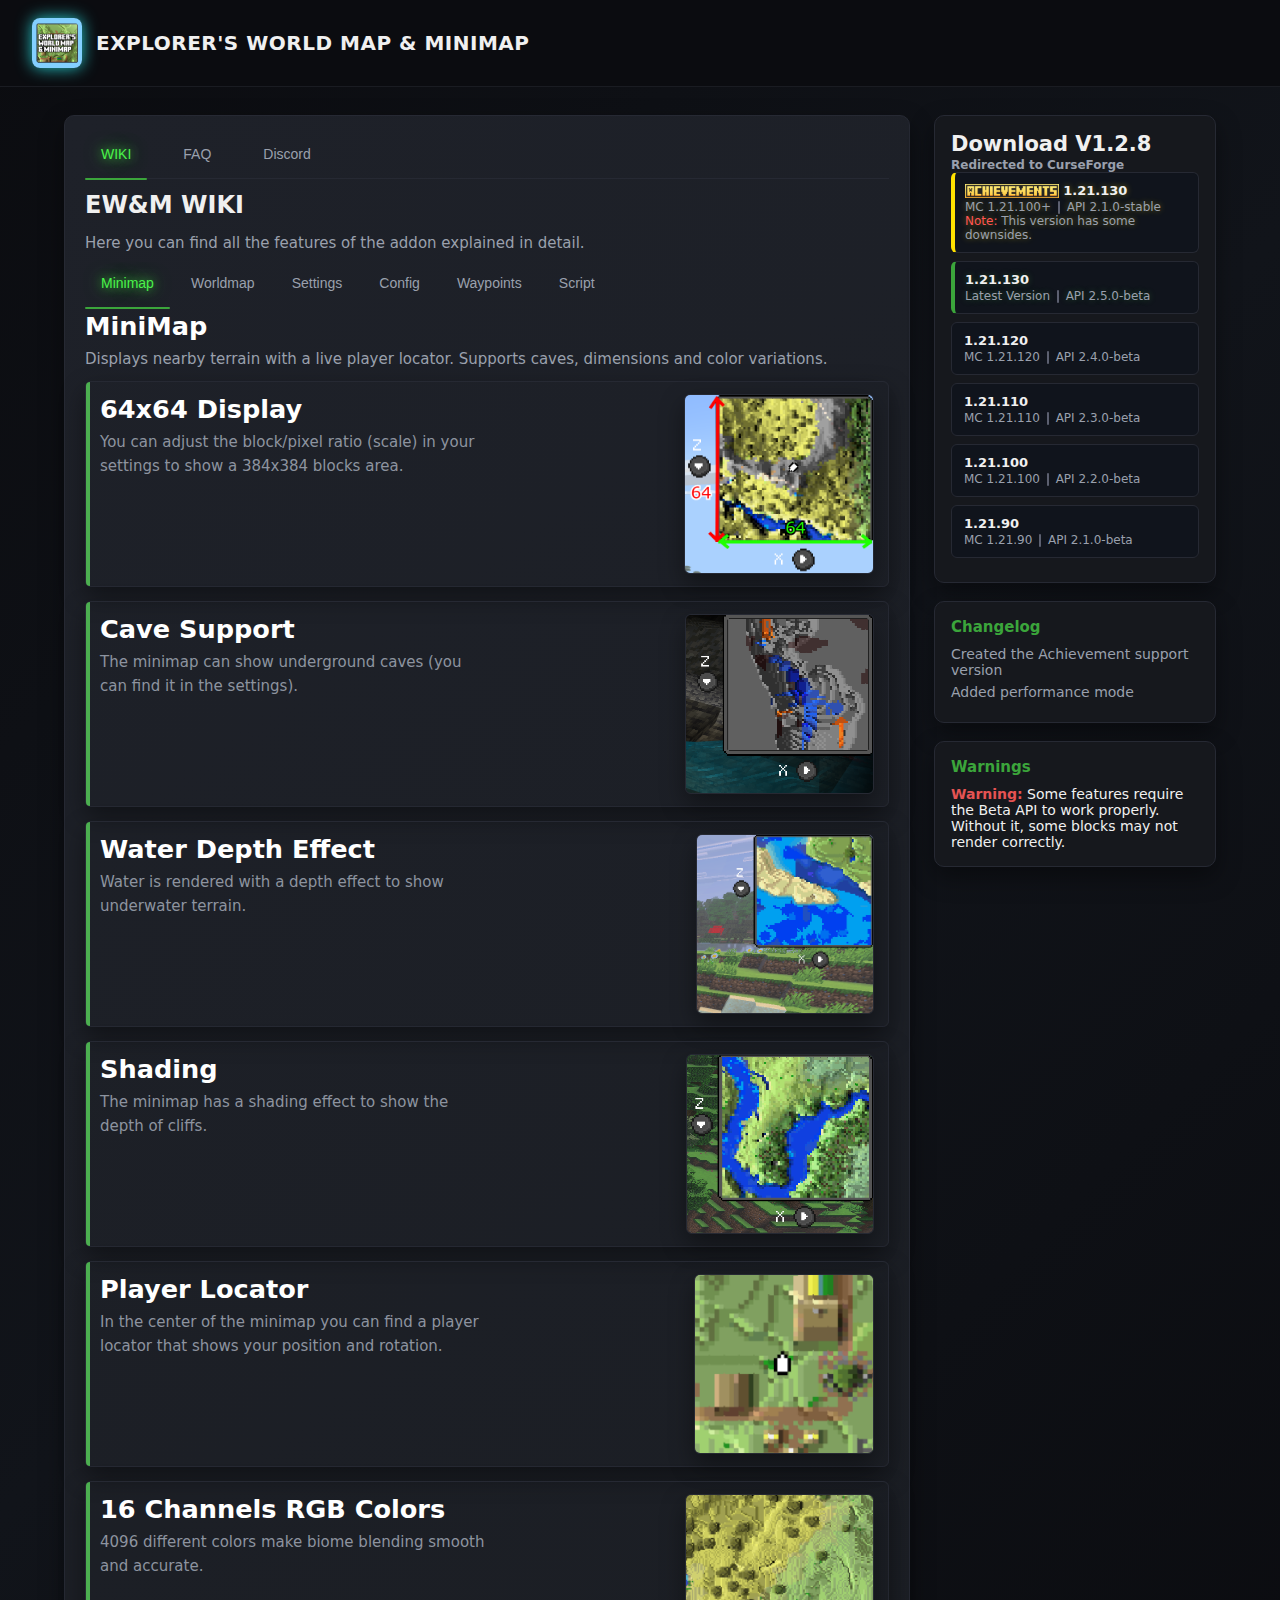
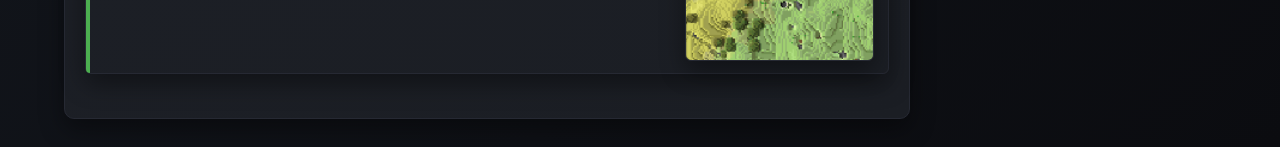
<file: docs/index.html>
<!DOCTYPE html>
<html lang="it">

<head>
    <meta charset="UTF-8" />
    <title>EW&M - Wiki</title>
    <meta name="viewport" content="width=device-width, initial-scale=1.0" />
    <link rel="stylesheet" href="style.css" />

</head>

<body>

    <header>
        <div class="logo-icon"></div>
        <div class="header-title">EXPLORER'S WORLD MAP & MINIMAP</div>
        <button class="download-btn" onclick="location.href='#downloads'">
            DOWNLOAD
        </button>

    </header>

    <div class="page">

        <main class="content-card">

            <div class="tab-nav">
                <button class="tab-btn active" data-tab="overview">WIKI</button>
                <button class="tab-btn" data-tab="faq">FAQ</button>
                <button class="tab-btn" data-tab="discord">Discord</button>
            </div>

            <div class="tab-content active" id="overview">
                <h1>EW&M WIKI</h1>
                <p>
                    Here you can find all the features of the addon explained in detail.
                </p>

                <div class="feature-tabs">

                    <div class="feature-tab-nav">
                        <button class="feature-tab-btn active" data-feature="minimap">Minimap</button>
                        <button class="feature-tab-btn" data-feature="worldmap">Worldmap</button>
                        <button class="feature-tab-btn" data-feature="settings">Settings</button>
                        <button class="feature-tab-btn" data-feature="config">Config</button>
                        <button class="feature-tab-btn" data-feature="waypoints">Waypoints</button>
                        <button class="feature-tab-btn" data-feature="rt">Script</button>

                    </div>

                    <div class="feature-tab-content" id="feature-rt">
                        <div class="faq-box yes">
                            <h3 class="">In Real Time Rendering</h3>
                            <p>The minimap renders the world in real time while you explore.
                        </div>
                        <div class="faq-box yes">
                            <h3 class="">Deeply Optimised</h3>
                            <p>The script is light and uses minimal resources.
                        </div>
                        <div class="faq-box yes">
                            <h3 class="">Single-Pass Rendering</h3>
                            <p>All the rendering pipeline of getting data, processing, effects and displaying is done in
                                a single pass.
                        </div>
                        <div class="faq-box yes">
                            <h3 class="">Cache</h3>
                            <p>All the explored chunks are stored in a local cache to avoid re-rendering them.
                        </div>
                        <div class="faq-box yes">
                            <h3 class="">Data Compression</h3>
                            <p>The data is compressed in memory to save space but at a small performance cost.
                        </div>

                    </div>

                    <div class="feature-tab-content active" id="feature-minimap">
                        <h3>MiniMap</h3>
                        <p>
                            Displays nearby terrain with a live player locator.
                            Supports caves, dimensions and color variations.
                        </p>
                        <div class="faq-box yes">
                            <div class="feature-showcase">

                                <div class="feature-text">
                                    <h3>64x64 Display</h3>
                                    <p>
                                        You can adjust the block/pixel ratio (scale) in your settings
                                        to show a 384x384 blocks area.
                                    </p>
                                </div>
                                <img class="showcase-image" src="images/64x64.png" alt="Screenshot">

                            </div>
                        </div>
                        <div class="faq-box yes">
                            <div class="feature-showcase">

                                <div class="feature-text">
                                    <h3>Cave Support</h3>
                                    <p>The minimap can show underground caves (you can find it in the settings).
                                </div>
                                <img class="showcase-image" src="images/cave_mode.png" alt="Screenshot">

                            </div>

                        </div>
                        <div class="faq-box yes">
                            <div class="feature-showcase">

                                <div class="feature-text">
                                    <h3>Water Depth Effect</h3>
                                    <p>Water is rendered with a depth effect to show underwater terrain.
                                </div>
                                <img class="showcase-image" src="images/cave_depth.png" alt="Screenshot">
                            </div>

                        </div>
                        <div class="faq-box yes">
                            <div class="feature-showcase">
                                <div class="feature-text">
                                    <h3>Shading</h3>
                                    <p>The minimap has a shading effect to show the depth of cliffs.
                                </div>
                                <img class="showcase-image" src="images/shading.png" alt="Screenshot">
                            </div>

                        </div>
                        <div class="faq-box yes">
                            <div class="feature-showcase">

                                <div class="feature-text">
                                    <h3>Player Locator</h3>
                                    <p>In the center of the minimap you can find a player locator that shows your
                                        position
                                        and rotation.
                                </div>
                                <img class="showcase-image" src="images/locator.png" alt="Screenshot">
                            </div>
                        </div>
                        <div class="faq-box yes">
                            <div class="feature-showcase">
                                <div class="feature-text">
                                    <h3>16 Channels RGB Colors</h3>
                                    <p>4096 different colors make biome blending smooth and accurate.
                                </div>
                                <img class="showcase-image" src="images/biome_blending.png" alt="Screenshot">

                            </div>
                        </div>

                    </div>

                    <div class="feature-tab-content" id="feature-worldmap">
                        <h3>World-Map</h3>
                        <p>
                            A full world overview that tracks explored areas.
                        </p>
                        <div class="faq-box yes">
                            <div class="feature-showcase">
                                <div class="feature-text">
                                    <h3>Extremely Large Area</h3>
                                    <p>You can render a 2400x1080 blocks area in a single map. It can take a little bit
                                        of time to load but its worth it. Berock isnt enough advanced yet to make it
                                        load faster.
                                </div>
                                <img class="showcase-image" src="images/2.png" alt="Screenshot">

                            </div>
                        </div>
                        <div class="faq-box yes">

                            <div class="feature-showcase">
                                <div class="feature-text">
                                    <h3>Keybinds control</h3>
                                    <p>You can close the map by crouching, you can navigate into the world map by
                                        holding jump and moving.
                                </div>
                                <img class="showcase-image" src="images/mk.png" alt="Screenshot">

                            </div>
                        </div>
                    </div>


                    <div class="feature-tab-content" id="feature-settings">
                        <h3>Personal Settings</h3>
                        <p>
                            Customize zoom, resolution, effects and rendering behavior
                            to fit your device and playstyle.
                        </p>
                        <div class="faq-box yes">
                            <div class="feature-showcase">
                                <div class="feature-text">
                                    <h3>World-Map Resolution</h3>
                                    <p>This chooses the amount of pixels to render in the world map.
                                        Higher values means more time to load but better quality.
                                </div>
                                <img class="showcase-image" src="images/resolution.png" alt="Screenshot">

                            </div>
                        </div>
                        <div class="faq-box yes">
                            <div class="feature-showcase">
                                <div class="feature-text">
                                    <h3>World/Mini Map Scale</h3>
                                    <p>This chooses the block/pixel ratio for both maps.
                                        Higher values means more area shown but less details.
                                </div>
                                <img class="showcase-image" src="images/scale.png" alt="Screenshot">

                            </div>
                        </div>
                        <div class="faq-box yes">
                            <div class="feature-showcase">
                                <div class="feature-text">
                                    <h3>Cave Mode</h3>
                                    <p>This mode shows the underground caves in both maps. Toggle it when
                                        exiting/entering a cave,
                                        this works very badly outside of caves.
                                </div>
                                <img class="showcase-image" src="images/cave_mode_2.png" alt="Screenshot">

                            </div>
                        </div>
                        <div class="faq-box yes">
                            <div class="feature-showcase">
                                <div class="feature-text">
                                    <h3>Shading Mode</h3>
                                    <p>This changes the aspect of the map and it can enhance a lot the depth of the
                                        terrain.
                                </div>
                                <img class="showcase-image" src="images/shading_mode.png" alt="Screenshot">

                            </div>
                        </div>
                    </div>


                    <div class="feature-tab-content" id="feature-config">
                        <h3>World Configuration</h3>
                        <p>
                            Those are mostly performance related settings that affects every player in the world.
                        </p>
                    </div>

                    <div class="feature-tab-content" id="feature-waypoints">
                        <h3>Waypoints</h3>
                        <p>
                            This feature isnt out yet but soon will be added.
                        </p>
                    </div>

                </div>

            </div>

            <div class="tab-content" id="discord">
                <h3>Here you can ask for support, report bugs and suggest new features.</h3>

                <a class="discord-link" href="https://discord.gg/AghWDNehru">JOIN DISCORD</a>
            </div>

            <div class="tab-content" id="images">
                <h2>InGame Screenshots</h2>
                <p>Only in-game footage is shown.</p>

                <div class="image-gallery">
                    <img src="images/0.png" alt="Screenshot">
                    <img src="images/1.png" alt="Screenshot">
                    <img src="images/2.png" alt="Screenshot">
                    <img src="images/3.png" alt="Screenshot">
                    <img src="images/4.png" alt="Screenshot">
                    <img src="images/5.png" alt="Screenshot">
                </div>
            </div>

            <div class="tab-content" id="faq">
                <h2>FAQ</h2>
                <div class="faq-box yes">
                    <h3>Does the minimap work have achievements?</h3>
                    <p>Yes, but with some downsides.</p>
                </div>

                <div class="faq-box maybe">
                    <h3>Is it compatible with servers?</h3>
                    <p>Most people reported that it doesn't, but a minority says that it does.</p>
                </div>

                <div class="faq-box no">
                    <h3>Can you make it achievement friendly?</h3>
                    <p>No, beta API is needed to get other addon's blocks color.</p>
                </div>

                <div class="faq-box yes">

                    <h3>Does this work on any device?</h3>
                    <p>It does work on Pc and Mobile, but its not tested if it does on console.</p>
                </div>

                <div class="faq-box maybe">

                    <h3>Is it compatible with servers?</h3>
                    <p>Most people reported that it doesn't. but a minorance says that it does.</p>
                </div>

                <div class="faq-box no">

                    <h3>Is it possible to have buttons to interact with the map instead of commands?</h3>
                    <p>No, bedrock UI buttons cant send inputs to scripts.</p>
                </div>

                <div class="faq-box no">

                    <h3>Can you make it achievement friendly?</h3>
                    <p>No, beta api is needed to get other addon's blocks color.</p>
                </div>

                <div class="faq-box yes">

                    <h3>Does it work with modded blocks?</h3>
                    <p>Yes, that's the reason beta api is needed.</p>
                </div>

                <div class="faq-box maybe">
                    <h3>Is it compatible with other resource packs?</h3>
                    <p></p>Most likely no a lot of stuff of this addon require specific assets.</p>
                </div>

                <div class="faq-box yes">
                    <h3>Is multiplayer supported?</h3>
                    <p>Yes it is, with some bugs becouse i didnt test it yet.</p>
                </div>

        </main>


        <aside class="sidebar">
            <div class="sidebar-card" id="downloads">
                <h2>Download V1.2.8<div class="version-meta">Redirected to CurseForge</div>
                </h2>

                <a href="https://www.curseforge.com/minecraft-bedrock/addons/explorers-world-map/download/7483259"
                    class="version-link">
                    <div class="version-entry achievements">
                        <div class="version-label achievements">
                            <img class="achievement-image" src="images/achievements.png" alt="Screenshot">
                            1.21.130
                        </div>
                        <div class="version-meta">MC 1.21.100+ <span class="vpipe"></span> API 2.1.0-stable<br>
                            <red>Note:</red> This version has some downsides.
                        </div>

                    </div>
                </a>
                <a href="https://www.curseforge.com/minecraft-bedrock/addons/explorers-world-map/download/7426016"
                    class="version-link">
                    <div class="version-entry accent">
                        <div class="version-label">1.21.130</div>
                        <div class="version-meta">Latest Version <span class="vpipe"></span> API 2.5.0-beta</div>
                    </div>
                </a>
                <a href="https://www.curseforge.com/minecraft-bedrock/addons/explorers-world-map/download/7434199"
                    class="version-link">
                    <div class="version-entry">
                        <div class="version-label">1.21.120</div>
                        <div class="version-meta">MC 1.21.120 <span class="vpipe"></span> API 2.4.0-beta</div>
                    </div>
                </a>
                <a href="https://www.curseforge.com/minecraft-bedrock/addons/explorers-world-map/download/7434198"
                    class="version-link">
                    <div class="version-entry">
                        <div class="version-label">1.21.110</div>
                        <div class="version-meta">MC 1.21.110 <span class="vpipe"></span> API 2.3.0-beta</div>
                    </div>
                </a>
                <a href="https://www.curseforge.com/minecraft-bedrock/addons/explorers-world-map/download/7430133"
                    class="version-link">
                    <div class="version-entry">
                        <div class="version-label">1.21.100</div>
                        <div class="version-meta">MC 1.21.100 <span class="vpipe"></span> API 2.2.0-beta
                        </div>
                    </div>
                </a>
                <a href="https://www.curseforge.com/minecraft-bedrock/addons/explorers-world-map/download/7430132"
                    class="version-link">
                    <div class="version-entry">
                        <div class="version-label">1.21.90</div>
                        <div class="version-meta">MC 1.21.90 <span class="vpipe"></span> API 2.1.0-beta</div>
                    </div>
                </a>
            </div>



            <div class="sidebar-card">
                <h3>Changelog</h3>
                <ul class="changelog-list">
                    <li>Created the Achievement support version</li>
                    <li>Added performance mode</li>
                </ul>
            </div>

            <div class="sidebar-card">
                <h3>Warnings</h3>
                <p>
                    <span class="danger-text">Warning:</span> Some features require the Beta API to work properly.
                    Without it, some blocks may not render correctly.
                </p>
            </div>

        </aside>

    </div>
    <script src="script.js"></script>

</body>


</html>
</file>
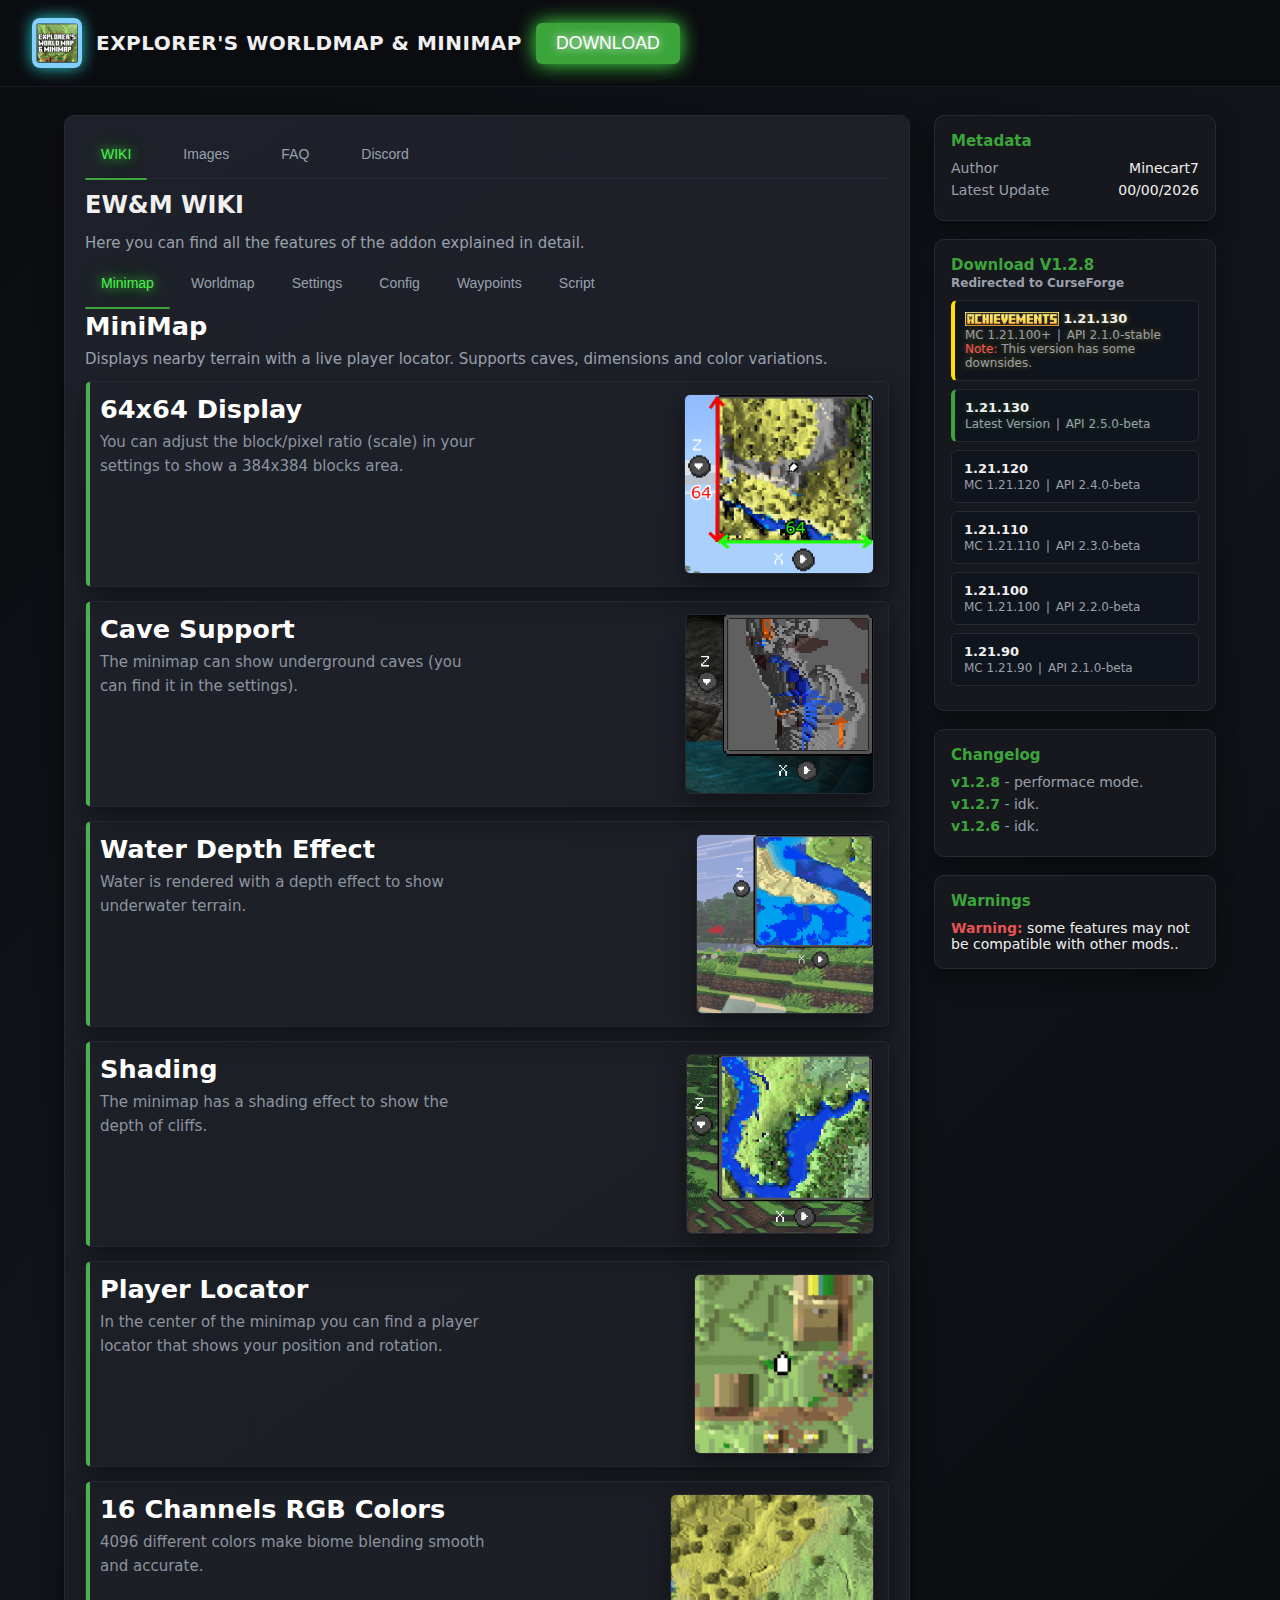
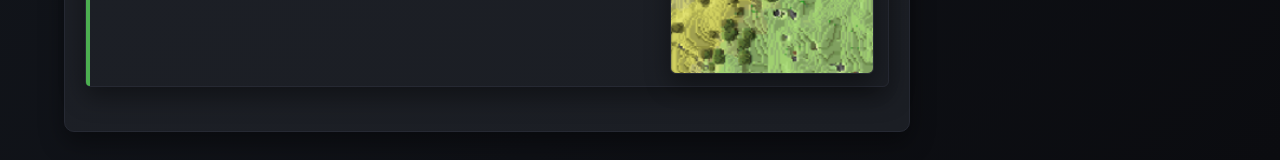
<file: EW&M WIKI/index.html>
<!DOCTYPE html>
<html lang="it">

<head>
    <meta charset="UTF-8" />
    <title>EW&M - Wiki</title>
    <meta name="viewport" content="width=device-width, initial-scale=1.0" />
    <link rel="stylesheet" href="style.css" />

</head>

<body>

    <header>
        <div class="logo-icon"></div>
        <div class="header-title">EXPLORER'S WORLDMAP & MINIMAP</div>
        <button class="download-btn" onclick="location.href='#downloads'">
            DOWNLOAD
        </button>

    </header>

    <div class="page">

        <!-- CONTENUTO PRINCIPALE -->
        <main class="content-card">

            <!-- TAB NAVIGATION -->
            <div class="tab-nav">
                <button class="tab-btn active" data-tab="overview">WIKI</button>
                <button class="tab-btn" data-tab="images">Images</button>
                <button class="tab-btn" data-tab="faq">FAQ</button>
                <button class="tab-btn" data-tab="discord">Discord</button>

            </div>

            <!-- OVERVIEW TAB -->
            <div class="tab-content active" id="overview">
                <h1>EW&M WIKI</h1>
                <p>
                    Here you can find all the features of the addon explained in detail.
                </p>

                <div class="feature-tabs">

                    <div class="feature-tab-nav">
                        <button class="feature-tab-btn active" data-feature="minimap">Minimap</button>
                        <button class="feature-tab-btn" data-feature="worldmap">Worldmap</button>
                        <button class="feature-tab-btn" data-feature="settings">Settings</button>
                        <button class="feature-tab-btn" data-feature="config">Config</button>
                        <button class="feature-tab-btn" data-feature="waypoints">Waypoints</button>
                        <button class="feature-tab-btn" data-feature="rt">Script</button>

                    </div>

                    <div class="feature-tab-content" id="feature-rt">
                        <div class="faq-box yes">
                            <h3 class="">In Real Time Rendering</h3>
                            <p>The minimap renders the world in real time while you explore.
                        </div>
                        <div class="faq-box yes">
                            <h3 class="">Deeply Optimised</h3>
                            <p>The script is light and uses minimal resources.
                        </div>
                        <div class="faq-box yes">
                            <h3 class="">Single-Pass Rendering</h3>
                            <p>All the rendering pipeline of getting data, processing, effects and displaying is done in
                                a single pass.
                        </div>
                        <div class="faq-box yes">
                            <h3 class="">Cache</h3>
                            <p>All the explored chunks are stored in a local cache to avoid re-rendering them.
                        </div>
                        <div class="faq-box yes">
                            <h3 class="">Data Compression</h3>
                            <p>The data is compressed in memory to save space but at a small performance cost.
                        </div>

                    </div>

                    <div class="feature-tab-content active" id="feature-minimap">
                        <h3>MiniMap</h3>
                        <p>
                            Displays nearby terrain with a live player locator.
                            Supports caves, dimensions and color variations.
                        </p>
                        <div class="faq-box yes">
                            <div class="feature-showcase">

                                <div class="feature-text">
                                    <h3>64x64 Display</h3>
                                    <p>
                                        You can adjust the block/pixel ratio (scale) in your settings
                                        to show a 384x384 blocks area.
                                    </p>
                                </div>
                                <img class="showcase-image" src="images/64x64.png" alt="Screenshot">

                            </div>
                        </div>
                        <div class="faq-box yes">
                            <div class="feature-showcase">

                                <div class="feature-text">
                                    <h3>Cave Support</h3>
                                    <p>The minimap can show underground caves (you can find it in the settings).
                                </div>
                                <img class="showcase-image" src="images/cave_mode.png" alt="Screenshot">

                            </div>

                        </div>
                        <div class="faq-box yes">
                            <div class="feature-showcase">

                                <div class="feature-text">
                                    <h3>Water Depth Effect</h3>
                                    <p>Water is rendered with a depth effect to show underwater terrain.
                                </div>
                                <img class="showcase-image" src="images/cave_depth.png" alt="Screenshot">
                            </div>

                        </div>
                        <div class="faq-box yes">
                            <div class="feature-showcase">
                                <div class="feature-text">
                                    <h3>Shading</h3>
                                    <p>The minimap has a shading effect to show the depth of cliffs.
                                </div>
                                <img class="showcase-image" src="images/shading.png" alt="Screenshot">
                            </div>

                        </div>
                        <div class="faq-box yes">
                            <div class="feature-showcase">

                                <div class="feature-text">
                                    <h3>Player Locator</h3>
                                    <p>In the center of the minimap you can find a player locator that shows your
                                        position
                                        and rotation.
                                </div>
                                <img class="showcase-image" src="images/locator.png" alt="Screenshot">
                            </div>
                        </div>
                        <div class="faq-box yes">
                            <div class="feature-showcase">
                                <div class="feature-text">
                                    <h3>16 Channels RGB Colors</h3>
                                    <p>4096 different colors make biome blending smooth and accurate.
                                </div>
                                <img class="showcase-image" src="images/biome_blending.png" alt="Screenshot">

                            </div>
                        </div>

                    </div>

                    <div class="feature-tab-content" id="feature-worldmap">
                        <h3>World-Map</h3>
                        <p>
                            A full world overview that tracks explored areas.
                        </p>
                        <div class="faq-box yes">
                            <div class="feature-showcase">
                                <div class="feature-text">
                                    <h3>Extremely Large Area</h3>
                                    <p>You can render a 2400x1080 blocks area in a single map. It can take a little bit
                                        of time to load but its worth it. Berock isnt enough advanced yet to make it
                                        load faster.
                                </div>
                                <img class="showcase-image" src="images/2.png" alt="Screenshot">

                            </div>
                        </div>
                        <div class="faq-box yes">

                            <div class="feature-showcase">
                                <div class="feature-text">
                                    <h3>Keybinds control</h3>
                                    <p>You can close the map by crouching, you can navigate into the world map by
                                        holding jump and moving.
                                </div>
                                <img class="showcase-image" src="images/mk.png" alt="Screenshot">

                            </div>
                        </div>
                    </div>


                    <div class="feature-tab-content" id="feature-settings">
                        <h3>Personal Settings</h3>
                        <p>
                            Customize zoom, resolution, effects and rendering behavior
                            to fit your device and playstyle.
                        </p>
                        <div class="faq-box yes">
                            <div class="feature-showcase">
                                <div class="feature-text">
                                    <h3>World-Map Resolution</h3>
                                    <p>This chooses the amount of pixels to render in the world map.
                                        Higher values means more time to load but better quality.
                                </div>
                                <img class="showcase-image" src="images/resolution.png" alt="Screenshot">

                            </div>
                        </div>
                        <div class="faq-box yes">
                            <div class="feature-showcase">
                                <div class="feature-text">
                                    <h3>World/Mini Map Scale</h3>
                                    <p>This chooses the block/pixel ratio for both maps.
                                        Higher values means more area shown but less details.
                                </div>
                                <img class="showcase-image" src="images/scale.png" alt="Screenshot">

                            </div>
                        </div>
                    </div>


                    <div class="feature-tab-content" id="feature-config">
                        <h3>World Configuration</h3>
                        <p>
                            World-level configuration allows better control
                            over how the map behaves in different environments.
                        </p>
                    </div>

                    <div class="feature-tab-content" id="feature-waypoints">
                        <h3>Waypoints</h3>
                        <p>
                            Planned feature that will allow custom markers
                            across your world map.
                        </p>
                    </div>

                </div>

            </div>



            <!-- IMAGES TAB -->
            <div class="tab-content" id="images">
                <h2>InGame Screenshots</h2>
                <p>Only in-game footage is shown.</p>

                <div class="image-gallery">
                    <img src="images/0.png" alt="Screenshot">
                    <img src="images/1.png" alt="Screenshot">
                    <img src="images/2.png" alt="Screenshot">
                    <img src="images/3.png" alt="Screenshot">
                    <img src="images/4.png" alt="Screenshot">
                    <img src="images/5.png" alt="Screenshot">
                </div>
            </div>

            <!-- FAQ TAB -->
            <div class="tab-content" id="faq">
                <h2>FAQ</h2>
                <div class="faq-box yes">
                    <h3>Does the minimap work have achievements?</h3>
                    <p>Yes, but with some downsides.</p>
                </div>

                <div class="faq-box maybe">
                    <h3>Is it compatible with servers?</h3>
                    <p>Most people reported that it doesn't, but a minority says that it does.</p>
                </div>

                <div class="faq-box no">
                    <h3>Can you make it achievement friendly?</h3>
                    <p>No, beta API is needed to get other addon's blocks color.</p>
                </div>

                <div class="faq-box yes">

                    <h3>Does this work on any device?</h3>
                    <p>It does work on Pc and Mobile, but its not tested if it does on console.</p>
                </div>

                <div class="faq-box maybe">

                    <h3>Is it compatible with servers?</h3>
                    <p>Most people reported that it doesn't. but a minorance says that it does.</p>
                </div>

                <div class="faq-box no">

                    <h3>Is it possible to have buttons to interact with the map instead of commands?</h3>
                    <p>No, bedrock UI buttons cant send inputs to scripts.</p>
                </div>

                <div class="faq-box no">

                    <h3>Can you make it achievement friendly?</h3>
                    <p>No, beta api is needed to get other addon's blocks color.</p>
                </div>

                <div class="faq-box yes">

                    <h3>Does it work with modded blocks?</h3>
                    <p>Yes, that's the reason beta api is needed.</p>
                </div>

                <div class="faq-box maybe">
                    <h3>Is it compatible with other resource packs?</h3>
                    <p></p>Most likely no a lot of stuff of this addon require specific assets.</p>
                </div>

                <div class="faq-box yes">
                    <h3>Is multiplayer supported?</h3>
                    <p>Yes it is, with some bugs becouse i didnt test it yet.</p>
                </div>

        </main>


        <!-- SIDEBAR -->
        <aside class="sidebar">

            <div class="sidebar-card">
                <h3>Metadata</h3>
                <div class="sidebar-row">
                    <span>Author</span>
                    <span class="value">Minecart7</span>
                </div>
                <div class="sidebar-row">
                    <span>Latest Update</span>
                    <span class="value">00/00/2026</span>
                </div>

            </div>
            <div class="sidebar-card" id="downloads">
                <h3>Download V1.2.8<div class="version-meta">Redirected to CurseForge</div>
                </h3>

                <a href="https://www.curseforge.com/minecraft-bedrock/addons/explorers-world-map" class="version-link">
                    <div class="version-entry achievements">
                        <div class="version-label achievements">
                            <img class="achievement-image" src="images/achievements.png" alt="Screenshot">
                            1.21.130
                        </div>
                        <div class="version-meta">MC 1.21.100+ <span class="vpipe"></span> API 2.1.0-stable<br>
                            <red>Note:</red> This version has some downsides.
                        </div>

                    </div>
                </a>
                <a href="https://www.curseforge.com/minecraft-bedrock/addons/explorers-world-map" class="version-link">
                    <div class="version-entry accent">
                        <div class="version-label">1.21.130</div>
                        <div class="version-meta">Latest Version <span class="vpipe"></span> API 2.5.0-beta</div>
                    </div>
                </a>
                <a href="https://www.curseforge.com/minecraft-bedrock/addons/explorers-world-map" class="version-link">
                    <div class="version-entry">
                        <div class="version-label">1.21.120</div>
                        <div class="version-meta">MC 1.21.120 <span class="vpipe"></span> API 2.4.0-beta</div>
                    </div>
                </a>
                <a href="https://www.curseforge.com/minecraft-bedrock/addons/explorers-world-map" class="version-link">
                    <div class="version-entry">
                        <div class="version-label">1.21.110</div>
                        <div class="version-meta">MC 1.21.110 <span class="vpipe"></span> API 2.3.0-beta</div>
                    </div>
                </a>
                <a href="https://www.curseforge.com/minecraft-bedrock/addons/explorers-world-map" class="version-link">
                    <div class="version-entry">
                        <div class="version-label">1.21.100</div>
                        <div class="version-meta">MC 1.21.100 <span class="vpipe"></span> API 2.2.0-beta
                        </div>
                    </div>
                </a>
                <a href="https://www.curseforge.com/minecraft-bedrock/addons/explorers-world-map" class="version-link">
                    <div class="version-entry">
                        <div class="version-label">1.21.90</div>
                        <div class="version-meta">MC 1.21.90 <span class="vpipe"></span> API 2.1.0-beta</div>
                    </div>
                </a>
            </div>



            <div class="sidebar-card">
                <h3>Changelog</h3>
                <ul class="changelog-list">
                    <li><span class="version">v1.2.8</span> - performace mode.</li>
                    <li><span class="version">v1.2.7</span> - idk.</li>
                    <li><span class="version">v1.2.6</span> - idk.</li>
                </ul>
            </div>

            <div class="sidebar-card">
                <h3>Warnings</h3>
                <p>
                    <span class="danger-text">Warning:</span> some features may not be compatible
                    with other mods..
                </p>
            </div>

        </aside>

    </div>
    <script src="script.js"></script>

</body>

</html>
</file>
<file: docs/style.css>
@import url('https://fonts.cdnfonts.com/css/minecraftia');

.minecraft-font {
    font-family: 'Minecraftia', sans-serif;

}

:root {
    --bg-dark: #0d0f12;
    --bg-card: #16181d;
    --border: #262933;
    --text-main: #f0f0f0;
    --text-muted: #9aa0ad;
    --accent: #3ba53b;
    --accent-light: #4af34a;
    --accent-yellow: #ffe100;
    --accent-soft: rgba(59, 165, 59, 0.15);
    --radius: 10px;
    --shadow: 0 10px 25px rgba(0, 0, 0, 0.4);
}

* {
    margin: 0;
    padding: 0;
    box-sizing: border-box;
}

html {
    scroll-behavior: smooth;
}

#downloads {
    scroll-margin-top: 130px;
}


.download-btn {
    display: none;
    background: var(--accent);
    color: white;
    text-shadow: 0 0 10px #FFFFFF;
    box-shadow: 0 0 20px var(--accent-light);
    border: none;
    padding: 10px 20px;
    border-radius: 6px;
    cursor: pointer;
    font-size: 1.1em;
}

@media (max-width: 900px) {
    .download-btn {
        display: block;
    }
}

body {
    background: linear-gradient(135deg, #0b0c10, #11141a, #0b0c10);
    color: var(--text-main);
    font-family: system-ui, sans-serif;
    min-height: 100vh;
}

.command-box {
    border: 1px solid var(--border);
    padding: 12px 14px;
    margin-bottom: 14px;
    border-radius: 6px;
    background: var(--card);
    box-shadow: var(--shadow);
    position: relative;
}

.command-box::before {
    content: "";
    position: absolute;
    left: 0;
    top: 0;
    width: 4px;
    height: 100%;
    background: #4fc3f7;
    border-radius: 4px 0 0 4px;
}

.command-box .cmd {
    margin: 0;
    font-size: 1.1em;
    margin-bottom: 4px;
    color: #ffffff;
    transition: 0.2s ease;
}

.command-box:hover .cmd {
    text-shadow:
        0 0 6px #ffffff;
    font-size: 1.6em;
}

.command-box:hover .cmd-desc {
    margin: 0;
    opacity: 1;
    font-size: 1.1em;
    color: #e6e6e6;
}

.command-box .cmd {
    margin: 0;
    font-size: 1.1em;
    margin-bottom: 4px;
}

.command-box .cmd-desc {
    margin: 0;
    opacity: 0.85;
    font-size: 0.95em;
    transition: 0.2s ease;
}

.version-list {
    display: flex;
    flex-direction: column;
    gap: 8px;
    margin-bottom: 14px;
}

.version-item {
    padding: 10px;
    background: #10141c;
    border: 1px solid var(--border);
    border-radius: 6px;
    color: var(--text-muted);
    text-decoration: none;
    transition: 0.15s ease;
}

.version-item:hover {
    border-color: var(--accent);
    color: var(--accent);
}

header {
    padding: 18px 32px;
    border-bottom: 1px solid #1a1c22;
    background: #0b0c10;
    position: sticky;
    top: 0;
    z-index: 10;
    display: flex;
    align-items: center;
    gap: 14px;
}

.logo-icon {
    width: 50px;
    height: 50px;
    border-radius: 8px;
    background: url("images/Pack_icon.png") center/cover no-repeat;
    box-shadow: 0 0 16px rgba(47, 255, 255, 0.778);
}

.header-title {
    font-size: 20px;
    font-weight: 700;
    letter-spacing: 0.5px;
}

.tab-nav {
    display: flex;
    justify-content: left;
    gap: 20px;
    margin-bottom: 12px;
    border-bottom: 1px solid var(--border);
    padding-bottom: 6px;
    width: 100%;
    flex-wrap: wrap;
}


.tab-content {
    display: none;
}

.tab-content.active {
    display: block;
}

.image-gallery {
    display: grid;
    grid-template-columns: repeat(auto-fill, minmax(320px, 2fr));
    gap: 12px;
    margin-top: 12px;
}

.image-gallery img {
    width: 100%;
    height: auto;
    border-radius: 6px;
    border: 1px solid var(--border);
    box-shadow: var(--shadow);
    object-fit: cover;
}

.version-link {
    text-decoration: none;
    color: inherit;
    display: block;
}



.tab-content {
    display: none;
}

.tab-content.active {
    display: block;
}

.image-gallery {
    display: grid;
    grid-template-columns: repeat(auto-fill, minmax(180px, 1fr));
    gap: 12px;
    margin-top: 12px;
}

.image-gallery img {
    width: 100%;
    border-radius: 8px;
    border: 1px solid var(--border);
    box-shadow: var(--shadow);
}

.page {
    max-width: 1200px;
    margin: 28px auto;
    padding: 0 24px;
    display: grid;
    grid-template-columns: minmax(0, 3fr) minmax(260px, 1fr);
    gap: 24px;
}

@media (max-width: 900px) {
    .page {
        grid-template-columns: 1fr;
    }
}

.sidebar {
    display: flex;
    flex-direction: column;
    gap: 18px;
}

.sidebar-card {
    background: var(--bg-card);
    border: 1px solid var(--border);
    border-radius: var(--radius);
    padding: 16px;
    box-shadow: var(--shadow);
    font-size: 14px;
}

.sidebar-card h3 {
    font-size: 15px;
    margin-bottom: 10px;
    color: var(--accent);
}

.sidebar-row {
    display: flex;
    justify-content: space-between;
    margin-bottom: 6px;
    color: var(--text-muted);
}

.sidebar-row span.value {
    color: var(--text-main);
    font-weight: 500;
}

.faq-box {
    border: 1px solid var(--border);
    padding: 12px 14px;
    margin-bottom: 14px;
    border-radius: 6px;
    background: var(--card);
    box-shadow: var(--shadow);
    position: relative;
    transition: 0.15s ease;
}


.faq-box::before {
    content: "";
    position: absolute;
    left: 0;
    top: 0;
    width: 4px;
    height: 100%;
    border-radius: 4px 0 0 4px;
}

.faq-box.yes::before {
    background: #4caf50;
}

.faq-box.yes:hover {
    border-color: #4caf50;
}

.faq-box.maybe::before {
    background: #ffca28;
}

.faq-box.maybe:hover {
    border-color: #ffca28;
}

.faq-box.no::before {
    background: #e53935;
}

.faq-box.no:hover {
    border-color: #e53935;
}

.faq-box h3 {
    color: #FFFFFF;
    margin: 0 0 6px 0;
    font-size: 1.1em;
}

.faq-box p {
    margin: 0;
    opacity: 0.9;
}

.version-entry {
    cursor: pointer;
    padding: 10px 12px;
    border-radius: 6px;
    border: 1px solid var(--border);
    background: #10141c;
    margin-bottom: 8px;
    font-size: 13px;
    color: var(--text-muted);
    position: relative;
    transition: 0.15s ease;
}

.version-entry:hover {
    border-color: var(--accent);
    color: var(--accent);
}

.version-entry.achievements:hover {
    border-color: var(--accent-yellow);
    color: var(--accent-yellow);
}

.version-label {
    font-weight: 600;
    color: var(--text-main);
}

.version-meta {
    font-size: 12px;
    color: var(--text-muted);
    margin-top: 2px;
}

.version-icon {
    height: 20px;
    width: auto;
    display: block;
}

.vpipe {
    display: inline-block;
    width: 2px;
    height: 13px;
    background: rgba(94, 98, 115, 0.978);
    border-radius: 2px;
    margin: 0 3px;
    vertical-align: text-bottom;
}

.version-entry.accent {
    border-left: 4px solid var(--accent);
    padding-left: 10px;
    color: var(--accent);
    text-shadow: 0 0 6px rgba(59, 165, 59, 0.4);
}

.version-entry.achievements {
    border-left: 4px solid var(--accent-yellow);
    padding-left: 10px;
    color: var(--accent-yellow);
    text-shadow: 0 0 6px rgba(255, 225, 0, 0.4);
}

.changelog-list {
    list-style: none;
    margin-top: 6px;
}

.changelog-list li {
    margin-bottom: 6px;
    color: var(--text-muted);
}

.changelog-list span.version {
    color: var(--accent);
    font-weight: 600;
}

.danger-text {
    color: #e55353;
    font-weight: 600;
}

.content-card {
    background: linear-gradient(145deg, #1e2129, #1b1e24);
    border: 1px solid var(--border);
    border-radius: var(--radius);
    padding: 20px;
    box-shadow: var(--shadow);
}

.content-card h1 {
    font-size: 24px;
    margin-bottom: 12px;
}

.content-card h2 {
    font-size: 18px;
    margin-top: 20px;
    margin-bottom: 8px;
    color: var(--accent);
}

.content-card p {
    font-size: 15px;
    color: var(--text-muted);
    line-height: 1.6;
    margin-bottom: 10px;
}

.content-card ul {
    margin-left: 20px;
    margin-bottom: 12px;
    color: var(--text-muted);
}

.info-banner {
    margin-top: 12px;
    padding: 12px;
    border-radius: var(--radius);
    background: #10141c;
    border: 1px solid #262b36;
    font-size: 14px;
    color: var(--text-muted);
}

.info-banner strong {
    color: var(--accent);
}

red {
    color: rgb(255, 84, 84);
}

.achievement-image {
    height: 14px;
    vertical-align: text-bottom;

    margin-left: 0px;
}

.tab-btn,
.feature-tab-btn {
    background: none;
    border: none;
    color: var(--text-muted);
    font-size: 14px;
    padding: 10px 16px;
    cursor: pointer;
    position: relative;
    border-radius: 6px;
    transition: 0.2s ease;
}

.tab-btn:hover,
.feature-tab-btn:hover {
    color: var(--accent-light);
    text-shadow: 0 0 6px var(--accent);
}

.tab-btn.active,
.feature-tab-btn.active {
    color: var(--accent-light);
    text-shadow: 0 0 10px var(--accent), 0 0 18px var(--accent);
}

.tab-btn.active::after,
.feature-tab-btn.active::after {
    content: "";
    position: absolute;
    bottom: -8px;
    left: 0;
    width: 100%;
    height: 2px;
    background: var(--accent);
    border-radius: 999px;
}

.feature-tab-content {
    display: none;
    padding: 10px 0;
}

.feature-tab-content.active {
    display: block;
}

.feature-tab-content h3 {
    color: #FFFFFF;
    margin: 0 0 6px 0;
    font-size: 1.6em;
}

.feature-tab-content p {
    color: var(--text-muted);
    line-height: 1.6;
}

.feature-showcase {
    display: flex;
    align-items: top;
    justify-content: space-between;
    gap: 16px;
}

.feature-text {
    flex: 0 0 50%;
    max-width: 50%;
}

.showcase-image {
    flex: 0 0 auto;
    max-height: 180px;
    margin-left: auto;
    border-radius: 6px;
    border: 1px solid var(--border);
    box-shadow: var(--shadow);
}

@media (max-width: 900px) {
    .feature-showcase {
        flex-direction: column;
        align-items: top;
        justify-content: normal;
    }

    .feature-text {
        flex: 0 0 100%;
        max-width: 100%;
    }

    .showcase-image {
        max-width: 100%;
        max-height: 100%;
        width: 100%;
    }
}

.discord-link {
    display: inline-block;
    margin-top: 50px;
    padding: 20px 20px;
    background-color: rgb(81, 153, 220);
    font-size: 2rem;
    font-weight: 900;
    color: white;
    text-decoration: none;
    border-radius: 6px;
    box-shadow: 0 0 20px rgb(89, 109, 128);
    transition: background-color 0.2s ease, box-shadow 0.2s ease;

}
</file>
<file: EW&M WIKI/style.css>
@import url('https://fonts.cdnfonts.com/css/minecraftia');

.minecraft-font {
    font-family: 'Minecraftia', sans-serif;

}

:root {
    --bg-dark: #0d0f12;
    --bg-card: #16181d;
    --border: #262933;
    --text-main: #f0f0f0;
    --text-muted: #9aa0ad;
    --accent: #3ba53b;
    --accent-light: #4af34a;
    --accent-yellow: #ffe100;
    /* verde Minecraft */
    --accent-soft: rgba(59, 165, 59, 0.15);
    --radius: 10px;
    --shadow: 0 10px 25px rgba(0, 0, 0, 0.4);
}

* {
    margin: 0;
    padding: 0;
    box-sizing: border-box;
}

html {
    scroll-behavior: smooth;
}

#downloads {
    scroll-margin-top: 130px;
}

.download-btn {
    background: var(--accent);
    color: white;
    text-shadow: 0 0 10px #FFFFFF;
    box-shadow: 0 0 20px var(--accent-light);
    border: none;
    padding: 10px 20px;
    border-radius: 6px;
    cursor: pointer;
    font-size: 1.1em;
}

body {
    background: linear-gradient(135deg, #0b0c10, #11141a, #0b0c10);
    color: var(--text-main);
    font-family: system-ui, sans-serif;
    min-height: 100vh;
}

.command-box {
    border: 1px solid var(--border);
    padding: 12px 14px;
    margin-bottom: 14px;
    border-radius: 6px;
    background: var(--card);
    box-shadow: var(--shadow);
    position: relative;
}

/* Linea a sinistra (blu per i comandi) */
.command-box::before {
    content: "";
    position: absolute;
    left: 0;
    top: 0;
    width: 4px;
    height: 100%;
    background: #4fc3f7;
    /* azzurro stile "info" */
    border-radius: 4px 0 0 4px;
}

/* Comando (font Minecraft, bianco) */
.command-box .cmd {
    margin: 0;
    font-size: 1.1em;
    margin-bottom: 4px;
    color: #ffffff;
    /* <-- testo bianco */
    transition: 0.2s ease;
}

/* Glow al passaggio */
.command-box:hover .cmd {
    text-shadow:
        0 0 6px #ffffff;
    font-size: 1.6em;
}

.command-box:hover .cmd-desc {
    margin: 0;
    opacity: 1;
    font-size: 1.1em;
    color: #e6e6e6;
}

/* Comando (font Minecraft) */
.command-box .cmd {
    margin: 0;
    font-size: 1.1em;
    margin-bottom: 4px;
}

/* Descrizione (font normale) */
.command-box .cmd-desc {
    margin: 0;
    opacity: 0.85;
    font-size: 0.95em;
    transition: 0.2s ease;
}

/* VERSION LIST */
.version-list {
    display: flex;
    flex-direction: column;
    gap: 8px;
    margin-bottom: 14px;
}

.version-item {
    padding: 10px;
    background: #10141c;
    border: 1px solid var(--border);
    border-radius: 6px;
    color: var(--text-muted);
    text-decoration: none;
    transition: 0.15s ease;
}

.version-item:hover {
    border-color: var(--accent);
    color: var(--accent);
}

/* HEADER */
header {
    padding: 18px 32px;
    border-bottom: 1px solid #1a1c22;
    background: #0b0c10;
    position: sticky;
    top: 0;
    z-index: 10;
    display: flex;
    align-items: center;
    gap: 14px;
}

.logo-icon {
    width: 50px;
    height: 50px;
    border-radius: 8px;
    background: url("images/Pack_icon.png") center/cover no-repeat;
    box-shadow: 0 0 16px rgba(47, 255, 255, 0.778);
}

.header-title {
    font-size: 20px;
    font-weight: 700;
    letter-spacing: 0.5px;
}

/* LAYOUT */
/* TAB NAVIGATION */
.tab-nav {
    display: flex;
    justify-content: left;
    gap: 20px;
    margin-bottom: 12px;
    border-bottom: 1px solid var(--border);
    padding-bottom: 6px;
    width: 100%;
    flex-wrap: wrap;
    /* <--- QUESTA È LA SOLUZIONE */
}


/* TAB CONTENT */
.tab-content {
    display: none;
}

.tab-content.active {
    display: block;
}

/* IMAGE GALLERY */
.image-gallery {
    display: grid;
    grid-template-columns: repeat(auto-fill, minmax(320px, 2fr));
    gap: 12px;
    margin-top: 12px;
}

.image-gallery img {
    width: 100%;
    /* occupano tutta la cella */
    height: auto;
    border-radius: 6px;
    border: 1px solid var(--border);
    box-shadow: var(--shadow);
    object-fit: cover;
}

.version-link {
    text-decoration: none;
    /* niente sottolineatura */
    color: inherit;
    /* mantiene il colore del testo */
    display: block;
    /* permette di cliccare tutto il blocco */
}



/* CONTENUTO TAB */
.tab-content {
    display: none;
}

.tab-content.active {
    display: block;
}

/* GALLERIA IMMAGINI */
.image-gallery {
    display: grid;
    grid-template-columns: repeat(auto-fill, minmax(180px, 1fr));
    gap: 12px;
    margin-top: 12px;
}

.image-gallery img {
    width: 100%;
    border-radius: 8px;
    border: 1px solid var(--border);
    box-shadow: var(--shadow);
}

.page {
    max-width: 1200px;
    margin: 28px auto;
    padding: 0 24px;
    display: grid;
    grid-template-columns: minmax(0, 3fr) minmax(260px, 1fr);
    gap: 24px;
}

@media (max-width: 900px) {
    .page {
        grid-template-columns: 1fr;
    }
}

/* SIDEBAR */
.sidebar {
    display: flex;
    flex-direction: column;
    gap: 18px;
}

.sidebar-card {
    background: var(--bg-card);
    border: 1px solid var(--border);
    border-radius: var(--radius);
    padding: 16px;
    box-shadow: var(--shadow);
    font-size: 14px;
}

.sidebar-card h3 {
    font-size: 15px;
    margin-bottom: 10px;
    color: var(--accent);
}

.sidebar-row {
    display: flex;
    justify-content: space-between;
    margin-bottom: 6px;
    color: var(--text-muted);
}

.sidebar-row span.value {
    color: var(--text-main);
    font-weight: 500;
}

.faq-box {
    border: 1px solid var(--border);
    padding: 12px 14px;
    margin-bottom: 14px;
    border-radius: 6px;
    background: var(--card);
    box-shadow: var(--shadow);
    position: relative;
    transition: 0.15s ease;
}


.faq-box::before {
    content: "";
    position: absolute;
    left: 0;
    top: 0;
    width: 4px;
    height: 100%;
    border-radius: 4px 0 0 4px;
}

.faq-box.yes::before {
    background: #4caf50;
}

.faq-box.yes:hover {
    border-color: #4caf50;
}

.faq-box.maybe::before {
    background: #ffca28;
}

.faq-box.maybe:hover {
    border-color: #ffca28;
}

.faq-box.no::before {
    background: #e53935;
}

.faq-box.no:hover {
    border-color: #e53935;
}

.faq-box h3 {
    color: #FFFFFF;
    margin: 0 0 6px 0;
    font-size: 1.1em;
}

.faq-box p {
    margin: 0;
    opacity: 0.9;
}

.version-entry {
    cursor: pointer;
    padding: 10px 12px;
    border-radius: 6px;
    border: 1px solid var(--border);
    background: #10141c;
    margin-bottom: 8px;
    font-size: 13px;
    color: var(--text-muted);
    position: relative;
    transition: 0.15s ease;
}

.version-entry:hover {
    border-color: var(--accent);
    color: var(--accent);
}

.version-entry.achievements:hover {
    border-color: var(--accent-yellow);
    color: var(--accent-yellow);
}

.version-label {
    font-weight: 600;
    color: var(--text-main);
}

.version-meta {
    font-size: 12px;
    color: var(--text-muted);
    margin-top: 2px;
}

.version-icon {
    height: 20px;
    /* rimpicciolisce l’immagine */
    width: auto;
    /* mantiene le proporzioni */
    display: block;
}

.vpipe {
    display: inline-block;
    width: 2px;
    height: 13px;
    background: rgba(94, 98, 115, 0.978);
    border-radius: 2px;
    margin: 0 3px;
    vertical-align: text-bottom;
}

/* ACCENT VERSION */
.version-entry.accent {
    border-left: 4px solid var(--accent);
    padding-left: 10px;
    color: var(--accent);
    text-shadow: 0 0 6px rgba(59, 165, 59, 0.4);
}

.version-entry.achievements {
    border-left: 4px solid var(--accent-yellow);
    padding-left: 10px;
    color: var(--accent-yellow);
    text-shadow: 0 0 6px rgba(255, 225, 0, 0.4);
}

.changelog-list {
    list-style: none;
    margin-top: 6px;
}

.changelog-list li {
    margin-bottom: 6px;
    color: var(--text-muted);
}

.changelog-list span.version {
    color: var(--accent);
    font-weight: 600;
}

.danger-text {
    color: #e55353;
    font-weight: 600;
}

/* CONTENUTO PRINCIPALE */
.content-card {
    background: linear-gradient(145deg, #1e2129, #1b1e24);
    border: 1px solid var(--border);
    border-radius: var(--radius);
    padding: 20px;
    box-shadow: var(--shadow);
}

.content-card h1 {
    font-size: 24px;
    margin-bottom: 12px;
}

.content-card h2 {
    font-size: 18px;
    margin-top: 20px;
    margin-bottom: 8px;
    color: var(--accent);
}

.content-card p {
    font-size: 15px;
    color: var(--text-muted);
    line-height: 1.6;
    margin-bottom: 10px;
}

.content-card ul {
    margin-left: 20px;
    margin-bottom: 12px;
    color: var(--text-muted);
}

.info-banner {
    margin-top: 12px;
    padding: 12px;
    border-radius: var(--radius);
    background: #10141c;
    border: 1px solid #262b36;
    font-size: 14px;
    color: var(--text-muted);
}

.info-banner strong {
    color: var(--accent);
}

red {
    color: rgb(255, 84, 84);
}

.achievement-image {
    height: 14px;
    vertical-align: text-bottom;

    margin-left: 0px;
}

.tab-btn,
.feature-tab-btn {
    background: none;
    border: none;
    color: var(--text-muted);
    font-size: 14px;
    padding: 10px 16px;
    cursor: pointer;
    position: relative;
    border-radius: 6px;
    transition: 0.2s ease;
}

.tab-btn:hover,
.feature-tab-btn:hover {
    color: var(--accent-light);
    text-shadow: 0 0 6px var(--accent);
    /* AURA HOVER LEGGERA */
}

.tab-btn.active,
.feature-tab-btn.active {
    color: var(--accent-light);
    text-shadow: 0 0 10px var(--accent), 0 0 18px var(--accent);
    /* AURA PIÙ FORTE */
}

.tab-btn.active::after,
.feature-tab-btn.active::after {
    content: "";
    position: absolute;
    bottom: -8px;
    left: 0;
    width: 100%;
    height: 2px;
    background: var(--accent);
    border-radius: 999px;
}

/* MAIN FEATURES TABS 
.feature-tabs {
    margin-top: 10px;
}

.feature-tab-nav {
    display: flex;
    gap: 10px;
    margin-bottom: 12px;
    border-bottom: 1px solid var(--border);
    padding-bottom: 6px;
    flex-wrap: wrap;
}

.feature-tab-btn {
    background: none;
    border: none;
    color: var(--text-muted);
    font-size: 14px;
    padding: 8px 14px;
    cursor: pointer;
    border-radius: 6px;
    transition: 0.2s ease;
}

.feature-tab-btn:hover {
    color: var(--accent-light);
    text-shadow: 0 0 6px var(--accent);
}

.feature-tab-btn.active {
    color: var(--accent-light);
    text-shadow: 0 0 10px var(--accent);
}
*/
.feature-tab-content {
    display: none;
    padding: 10px 0;
}

.feature-tab-content.active {
    display: block;
}

.feature-tab-content h3 {
    color: #FFFFFF;
    margin: 0 0 6px 0;
    font-size: 1.6em;
}

.feature-tab-content p {
    color: var(--text-muted);
    line-height: 1.6;
}

/* FEATURE SHOWCASE (text left, image right) */
.feature-showcase {
    display: flex;
    align-items: top;
    justify-content: space-between;
    gap: 16px;
}

.feature-text {
    flex: 0 0 50%;
    max-width: 50%;
}

.showcase-image {
    flex: 0 0 auto;
    height: 180px;
    /* dimensione stabile */
    max-height: 45%;
    margin-left: auto;
    /* FORZA a destra */
    border-radius: 6px;
    border: 1px solid var(--border);
    box-shadow: var(--shadow);
}

/* Responsive: su mobile immagine sotto */
@media (max-width: 600px) {
    .feature-showcase {
        flex-direction: column;
        align-items: flex-start;
    }

    .showcase-image {
        max-width: 100%;
        width: 100%;
    }
}
</file>
